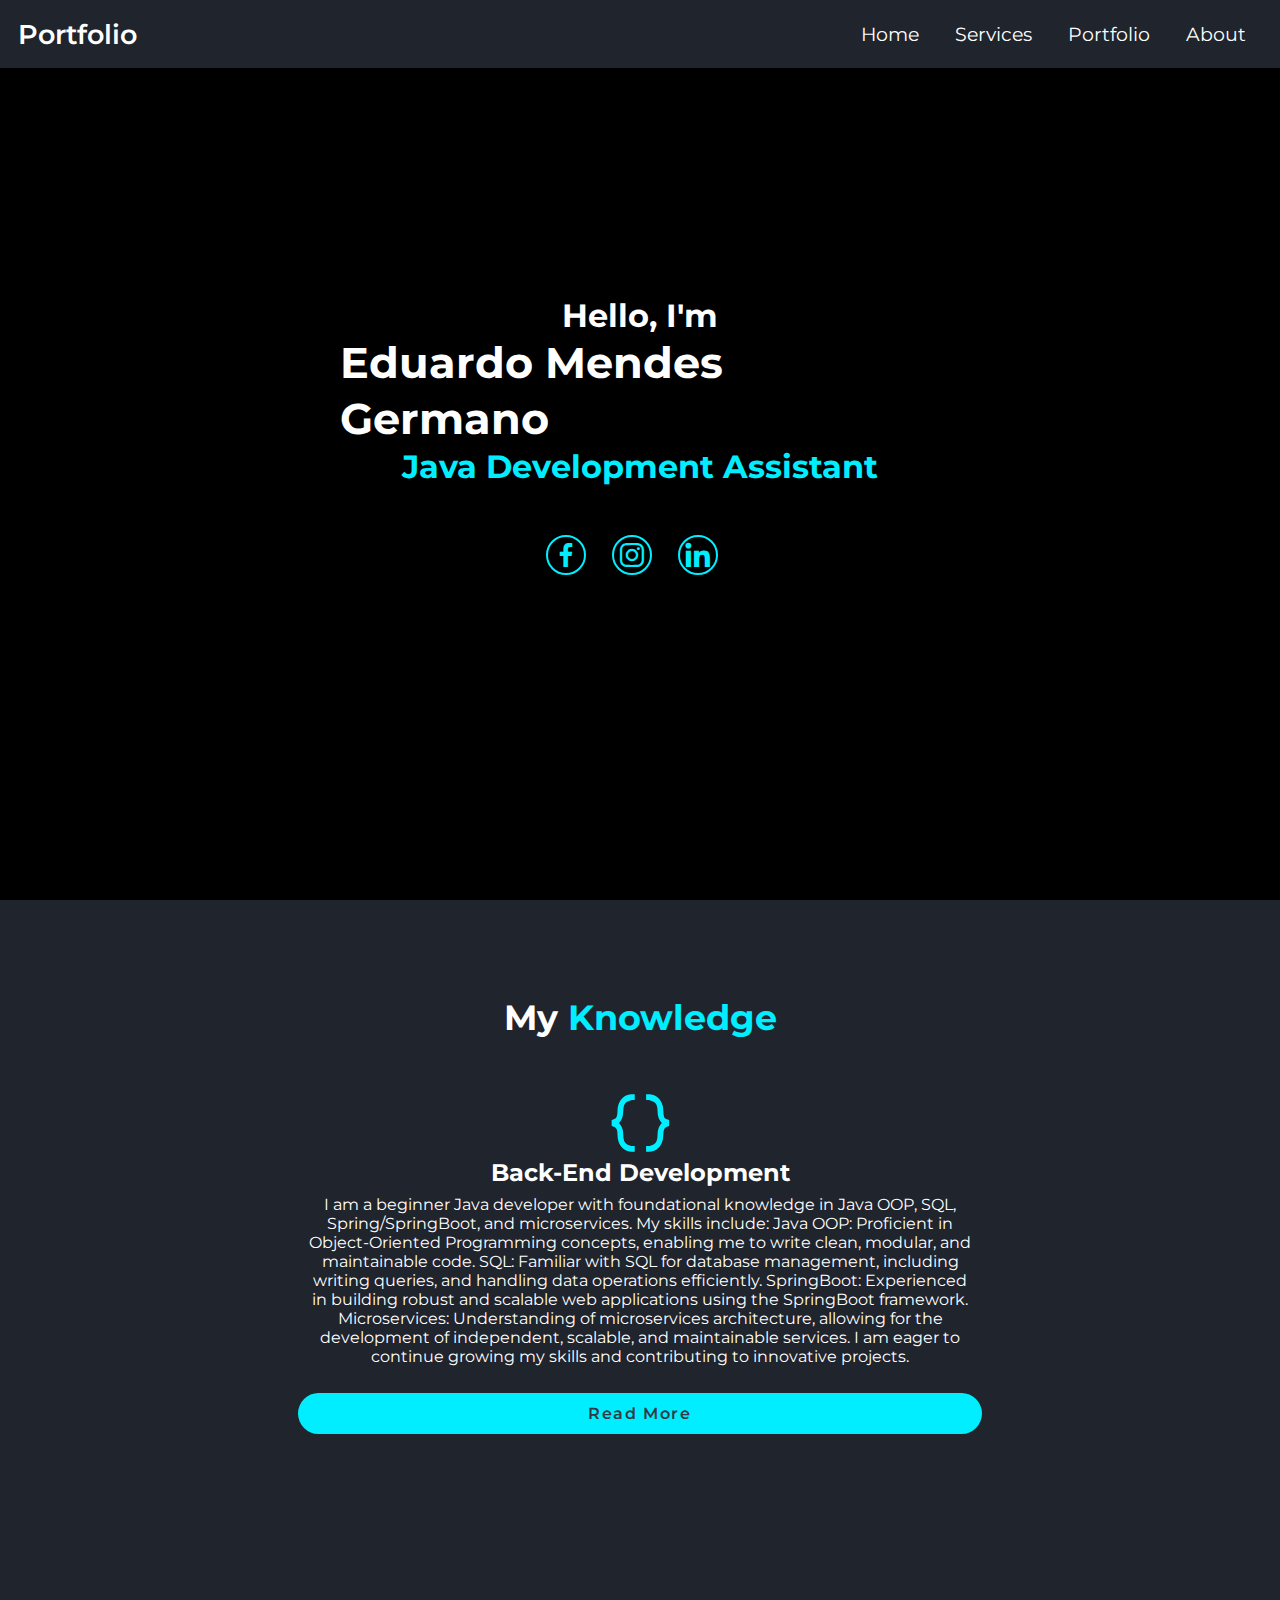
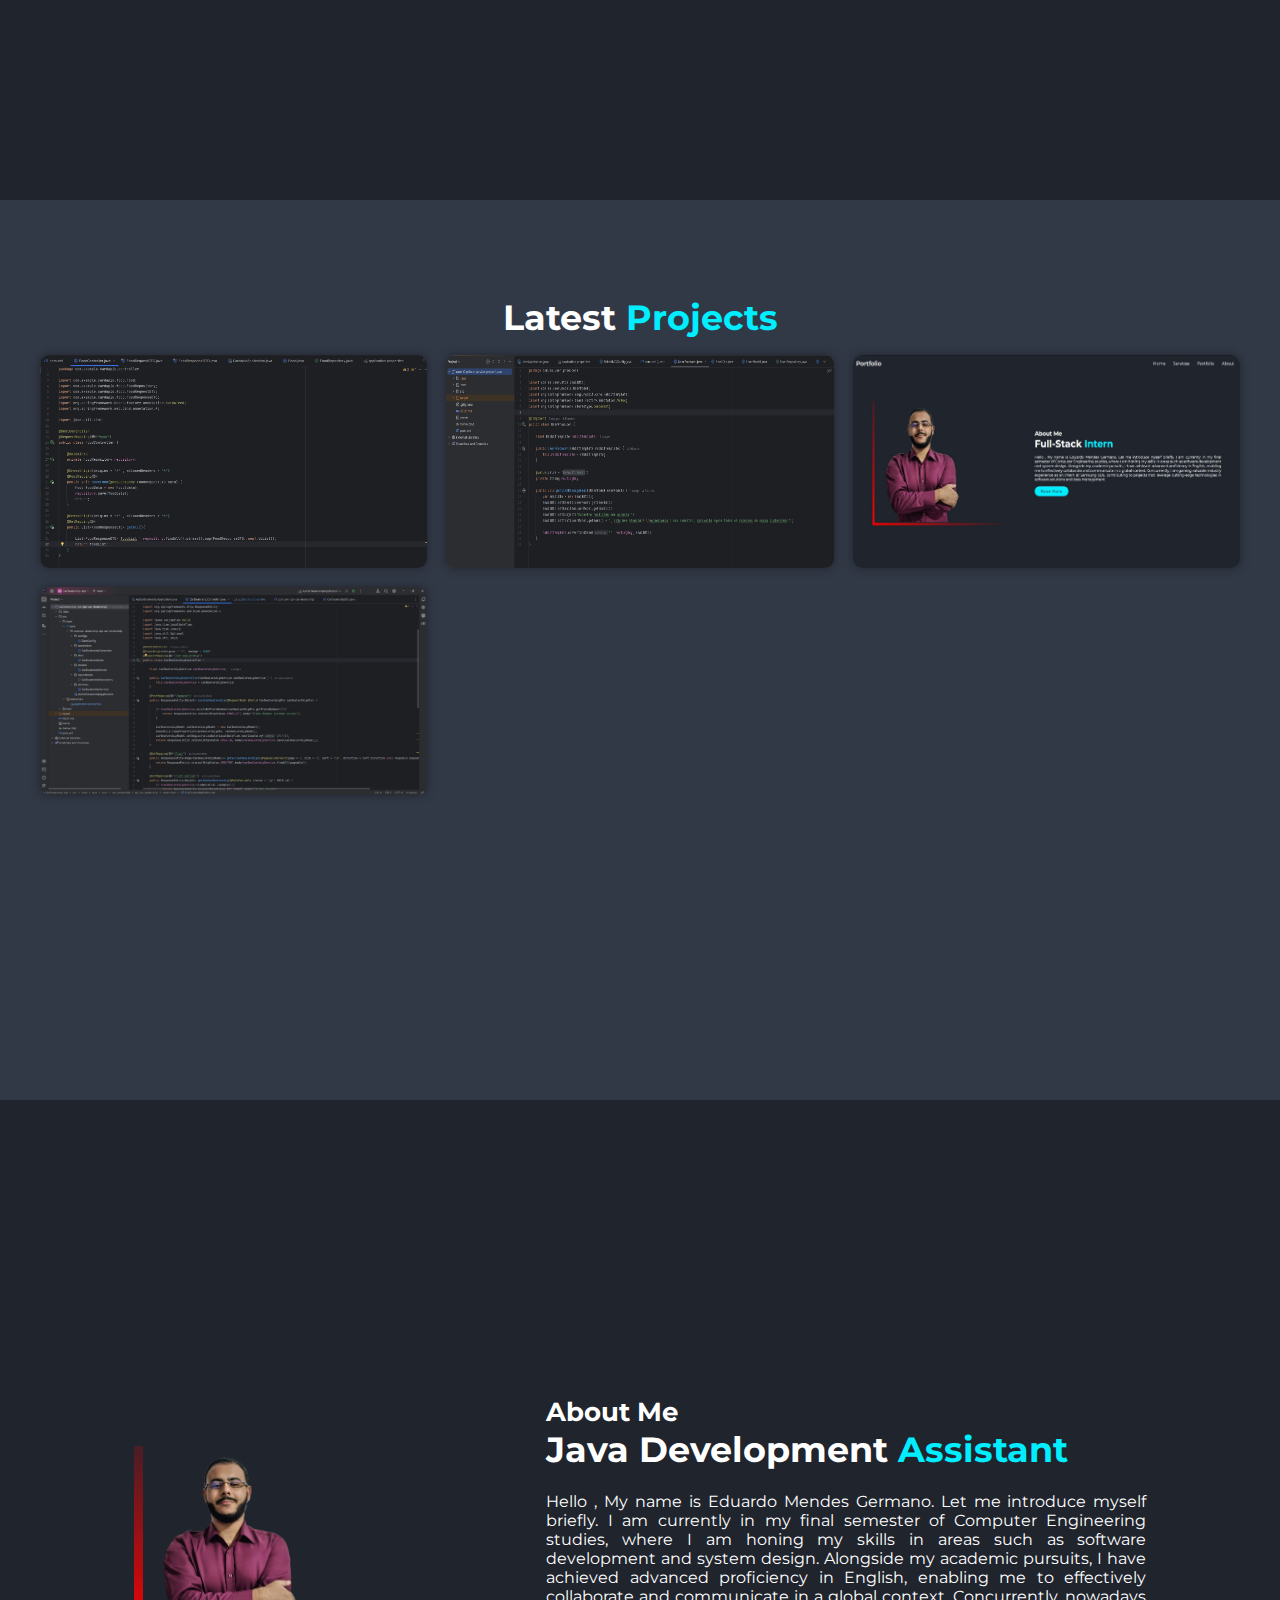
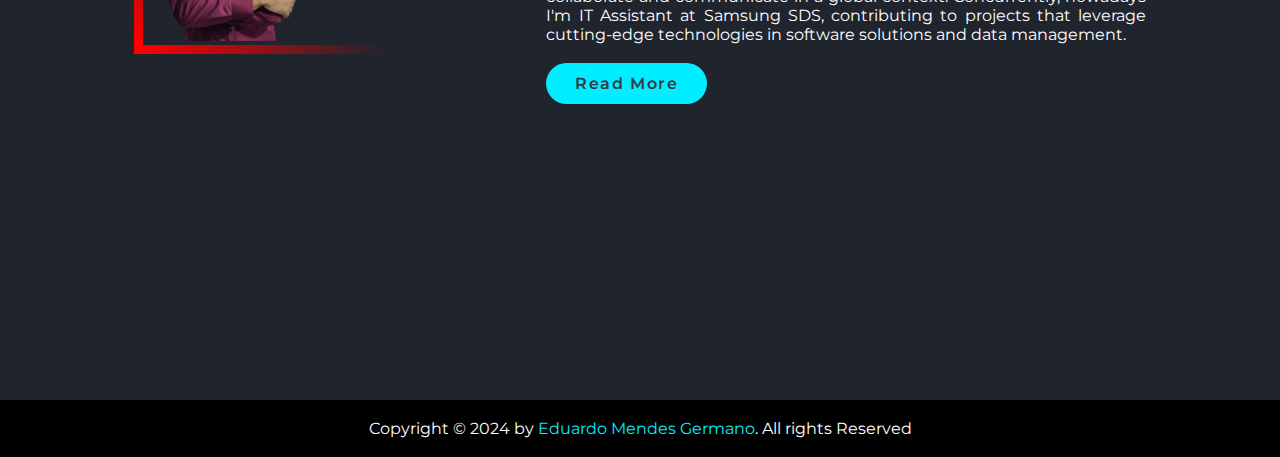
<file: index.html>
<!DOCTYPE html>
<html lang="en">
<head>
    <meta charset="UTF-8">
    <meta name="viewport" content="width=device-width, initial-scale=1.0">
    <title>Document</title>
    <link rel="shortcut icon" href="#" type="image/x-icon">
    <!-- Boc icons -->
    <link href='https://unpkg.com/boxicons@2.1.4/css/boxicons.min.css' rel='stylesheet'>
    <link href='https://unpkg.com/boxicons@2.1.4/css/boxicons.min.css' rel='stylesheet'>
    <link href='https://unpkg.com/boxicons@2.1.4/css/boxicons.min.css' rel='stylesheet'>
    <!-- Custom CSS -->
     <link rel="stylesheet" href="css/style.css">
     <script src="js/script.js"></script>
</head>
<body>
    <header>
        <a href="#" class="logo">Portfolio</a>

        <div class="nav">
            <a href="#home">Home</a>
            <a href="#services">Services</a> 
            <a href="#portfolio">Portfolio</a>
            <a href="#about">About</a>
        </div>

        <div class="nav-responsive">
            <a href="#home">Home</a>
            <a href="#services">Services</a> 
            <a href="#portfolio">Portfolio</a>
            <a href="#about">About</a>
        </div>


        <div class="menu-hamburguer">
            <div class="bar1"></div>
            <div class="bar2"></div>
            <div class="bar3"></div>
        </div>

    </header>

    <!-- home section -->
     <section class="home" id="home">
        <div class="home-content">
            <h3>Hello, I'm</h3>
            <h1>Eduardo Mendes Germano</h1>
            <h3><span>Java Development Assistant</span></h3>
            
            <div class="social-media">
                <a href="https://www.facebook.com/profile.php?id=100010614127801" class="social-link" target="_blank"><i class='bx bxl-facebook'></i></a>
                <a href="https://www.instagram.com/dudu_mendesg/?next=%2F" class="social-link" target="_blank"><i class='bx bxl-instagram'></i></a>
                <a href="https://www.linkedin.com/in/eduardo-mendes-a2b1b9219/" class="social-link" target="_blank"><i class='bx bxl-linkedin'></i></a>
            </div>
            </div>
        </div>

        <!-- <div class="home-img">
            <img src="img/Imagem do WhatsApp de 2024-07-03 à(s) 17.28.41_0631490b.png" alt="Profile picture">
        </div>   -->
     </section>
    <!-- /home section -->

    <!-- Service -->
     <section class="services" id="services">
        <h2>My <span>Knowledge</span></h2>

        <div class="services-container">

            <div class="services-box">
                <i class='bx bx-code-curly'></i>
                <h3>Back-End Development</h3>
                <p>
                    I am a beginner Java developer with foundational knowledge in Java OOP, SQL, Spring/SpringBoot, and microservices. My skills include:
                    Java OOP: Proficient in Object-Oriented Programming concepts, enabling me to write clean, modular, and maintainable code.
                    SQL: Familiar with SQL for database management, including writing queries, and handling data operations efficiently.
                    SpringBoot: Experienced in building robust and scalable web applications using the SpringBoot framework.
                    Microservices: Understanding of microservices architecture, allowing for the development of independent, scalable, and maintainable services.
                    I am eager to continue growing my skills and contributing to innovative projects.
                </p>

                <a href="certificados.html#skills" class="btn">Read More</a>
            </div>

        </div>
     </section>
    <!-- /Service -->

    <!-- portfólio section -->
    <section class="portfolio" id="portfolio">
        <h2>Latest <span>Projects</span></h2>

        <div class="portfolio-container">
            <div class="portfolio-box">
                <img src="img/project1.jpg" alt="Portfolio 1">

                <div class="portfolio-layer">
                    <h4>Back-End Development</h4>

                    <p>
                        API to query (GET) and insert (POST) menus from a "restaurant"
                    </p>

                    <a href="https://github.com/EduardoMnds/api-restaurante" target="_blank"><i class='bx bx-link-external'></i></a>
                </div>
            </div>

            <div class="portfolio-box">
                <img src="img/project2.jpg" alt="Portfolio 2">

                <div class="portfolio-layer">
                    <h4>Microservice Project</h4>

                    <p>
                        Microservice to send e-mail
                    </p>

                    <a href="https://github.com/EduardoMnds/micro-service-project" target="_blank"><i class='bx bx-link-external'></i></a>
                </div>
            </div>

            <div class="portfolio-box">
                <img src="img/project3.jpg" alt="Portfolio 2">

                <div class="portfolio-layer">
                    <h4>Web Development</h4>

                    <p>
                        My portfolio
                    </p>
                    <a href="https://github.com/EduardoMnds/My-Portfolio" target="_blank"><i class='bx bx-link-external'></i></a>
                </div>
            </div>

            <div class="portfolio-box">
                <img src="img/project4.jpg" alt="Portfolio 2">

                <div class="portfolio-layer">
                    <h4>Back-End Development</h4>

                    <p>
                        CRUD API CAR DEALERSHIP
                    </p>
                    <a href="https://github.com/EduardoMnds/CarDealership-Api" target="_blank"><i class='bx bx-link-external'></i></a>
                </div>
            </div>
        </div>
    </section>
    <!-- /portfólio section -->


    <!-- about section -->
     <section class="about" id="about">
        <div class="about-img">
            <img src="img/Imagem do WhatsApp de 2024-07-03 à(s) 17.28.41_a36ac122.png" alt="About me">
        </div>

        <div class="about-content">
            <h3>About Me</h3>
            <h1>Java Development <span> Assistant</span></h1>
 
            <p>
                Hello , My name is Eduardo Mendes Germano. Let me introduce myself briefly. I am currently in my final semester of Computer Engineering studies, where I am honing my skills in areas such as software development and system design. Alongside my academic pursuits, I have achieved advanced proficiency in English, enabling me to effectively collaborate and communicate in a global context. Concurrently, nowadays I'm IT Assistant at Samsung SDS, contributing to projects that leverage cutting-edge technologies in software solutions and data management.
            </p>

            <a href="certificados.html" class="btn">Read More</a>
        </div>
     </section>
    <!-- /about section -->

    <footer style="background-color: black;">
        <p>Copyright &copy; 2024 by <span>Eduardo Mendes Germano</span>. All rights Reserved</p>
    </footer>
</body>
</html>
</file>
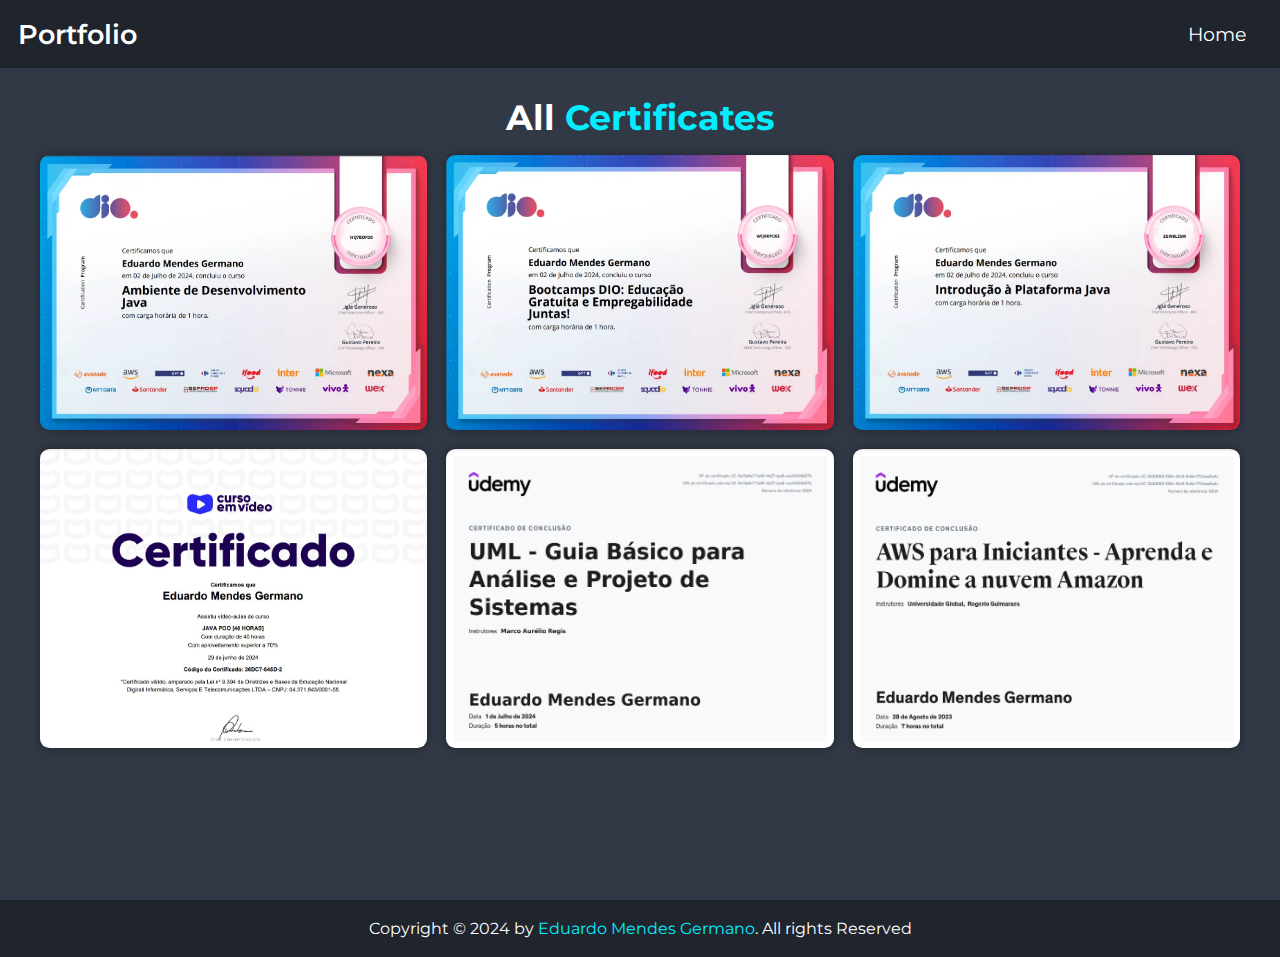
<file: allcertificados.html>
<!DOCTYPE html>
<html lang="en">
<head>
    <meta charset="UTF-8">
    <meta name="viewport" content="width=device-width, initial-scale=1.0">
    <title>Document</title>
    <link rel="shortcut icon" href="#" type="image/x-icon">
    <!-- Boc icons -->
    <link href='https://unpkg.com/boxicons@2.1.4/css/boxicons.min.css' rel='stylesheet'>
    <link href='https://unpkg.com/boxicons@2.1.4/css/boxicons.min.css' rel='stylesheet'>
    <link href='https://unpkg.com/boxicons@2.1.4/css/boxicons.min.css' rel='stylesheet'>
    <!-- Custom CSS -->
     <link rel="stylesheet" href="css/style.css">
     <script src="js/script.js"></script>
</head>
<body>
    <header>
        <a href="certificados.html" class="logo">Portfolio</a>

        <div class="nav">
            <a href="index.html">Home</a>
            <!-- <a href="services">Services</a> 
            <a href="#portfolio">Portfolio</a>
            <a href="#contact">Contact</a>
            <a href="#about">About</a> -->
        </div>

        <div class="nav-responsive">
            <a href="index.html">Home</a>
        </div>


        <div class="menu-hamburguer">
            <div class="bar1"></div>
            <div class="bar2"></div>
            <div class="bar3"></div>
        </div>
    </header>
    <!-- portfólio section -->
    <section class="portfolio" id="portfolio">
        <h2>All <span>Certificates</span></h2>

        <div class="portfolio-container">
            <div class="portfolio-box">
                <img src="img/bootcamp1.jpg" alt="Portfolio 2">

                <div class="portfolio-layer">
                    <h4>BootCamp DIO</h4>
                    <a href="files/cert2.pdf" target="_blank"><i class='bx bx-link-external'></i></a>
                </div>
            </div>

            <div class="portfolio-box">
                <img src="img/bootcamp2.jpg" alt="Portfolio 3">

                <div class="portfolio-layer">
                    <h4>BootCamp DIO</h4>
                    <a href="files/cert5.pdf" target="_blank"><i class='bx bx-link-external'></i></a>
                </div>
            </div>

            <div class="portfolio-box">
                <img src="img/bootcamp3.jpg" alt="Portfolio 4">

                <div class="portfolio-layer">
                    <h4>BootCamp DIO</h4>
                    <a href="files/cert6.pdf" target="_blank"><i class='bx bx-link-external'></i></a>
                </div>
            </div>

            <div class="portfolio-box">
                <img src="img/cursoemvideo.jpg" alt="Portfolio 4">

                <div class="portfolio-layer">
                    <h4>POO Curso em Video</h4>
                    <a href="files/cert1.pdf" target="_blank"><i class='bx bx-link-external'></i></a>
                </div>
            </div>

            <div class="portfolio-box">
                <img src="img/udemy1.jpg" alt="Portfolio 4">

                <div class="portfolio-layer">
                    <h4>UML Udemy</h4>
                    <a href="files/cert3.pdf" target="_blank"><i class='bx bx-link-external'></i></a>
                </div>
            </div>

            <div class="portfolio-box">
                <img src="img/udemy2.jpg" alt="Portfolio 4">

                <div class="portfolio-layer">
                    <h4>AWS Udemy</h4>
                    <a href="files/cert4.pdf" target="_blank"><i class='bx bx-link-external'></i></a>
                </div>
            </div>
        </div>
    </section>
    <footer>
        <p>Copyright &copy; 2024 by <span>Eduardo Mendes Germano</span>. All rights Reserved</p>
    </footer>
</body>
</html>
</file>
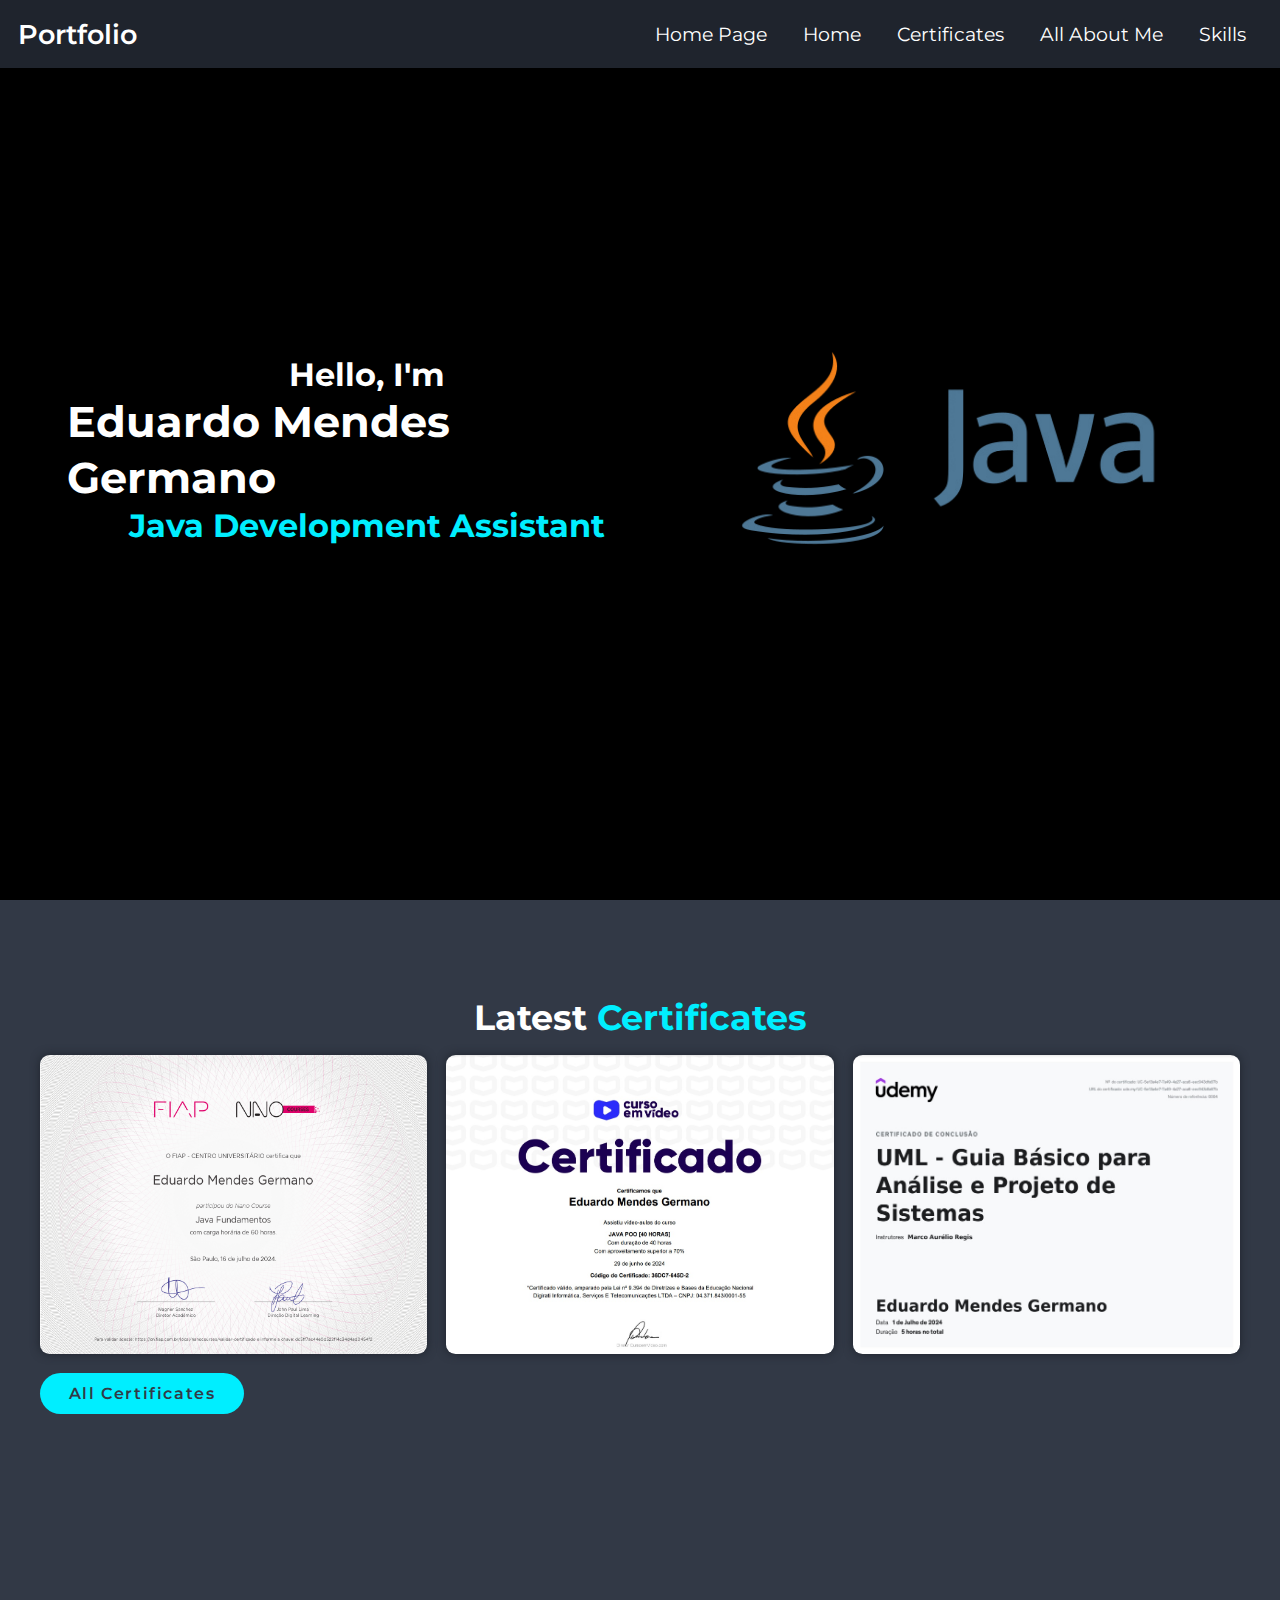
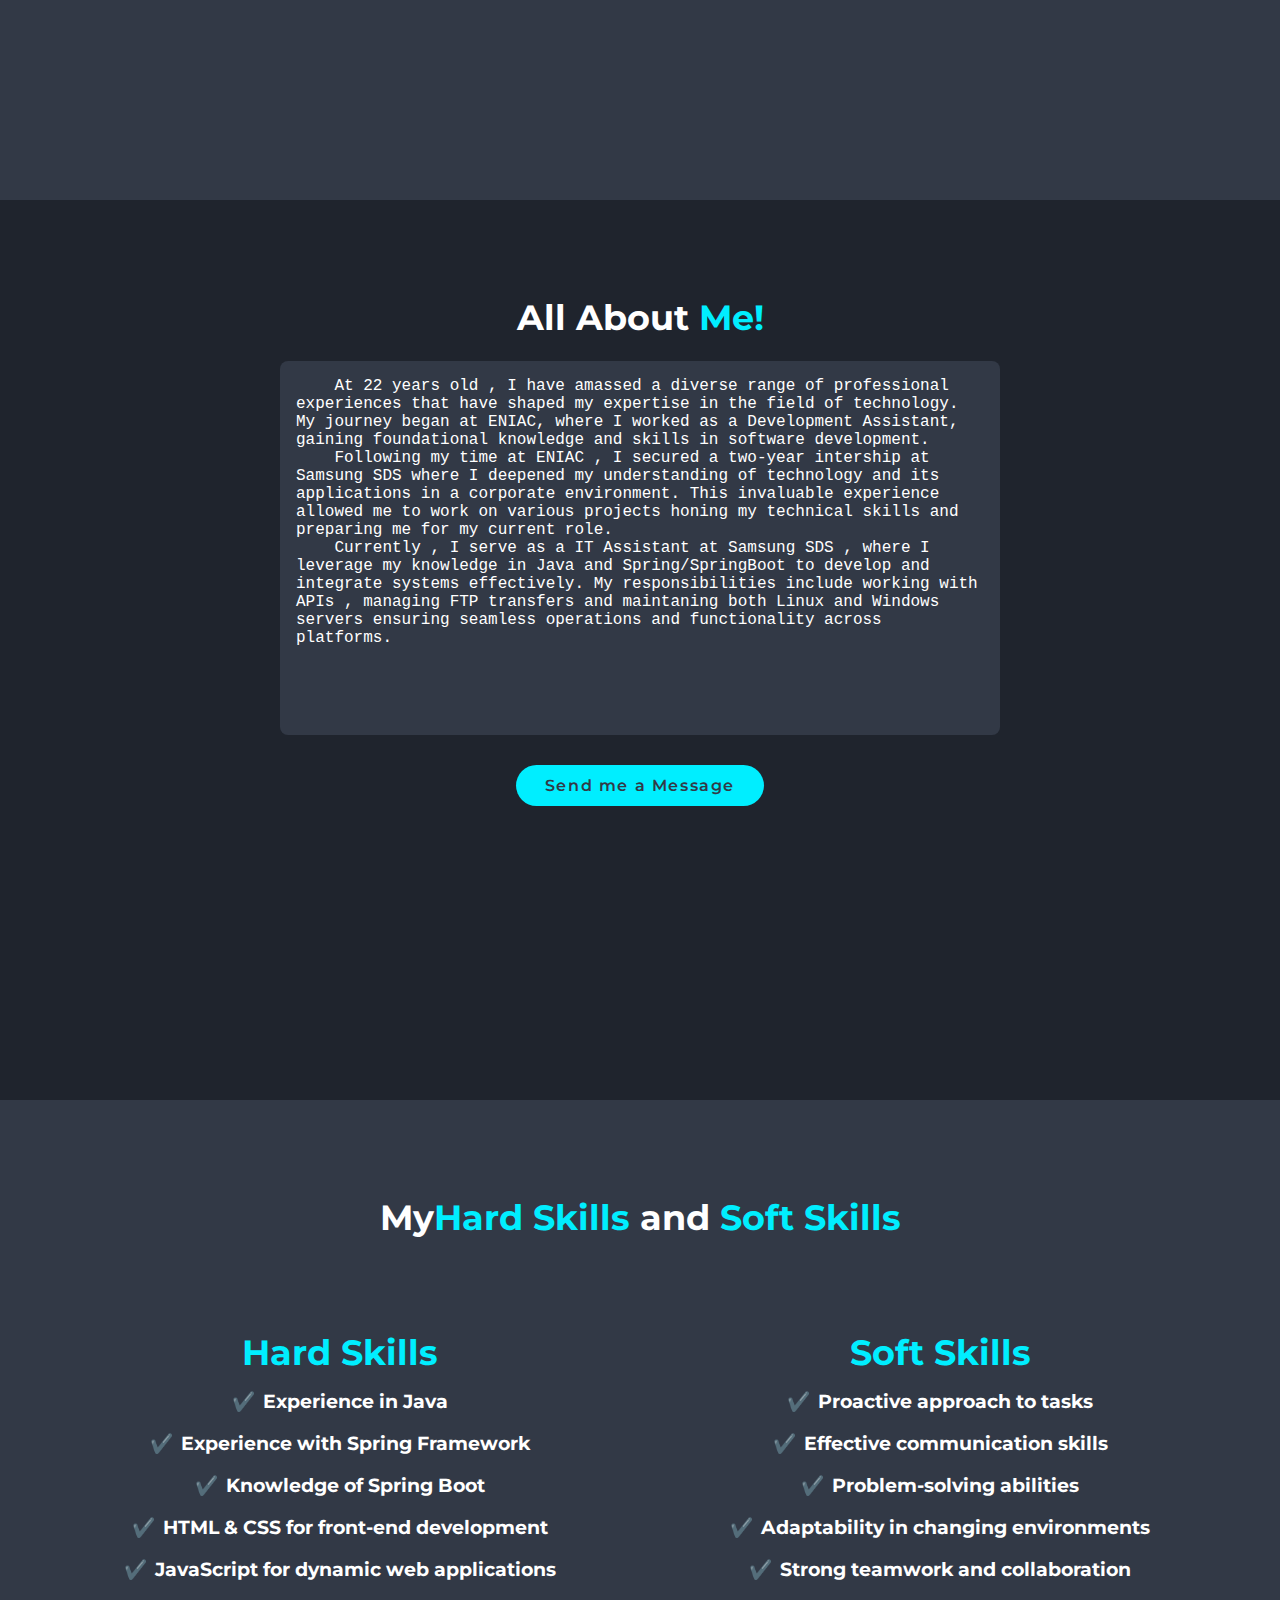
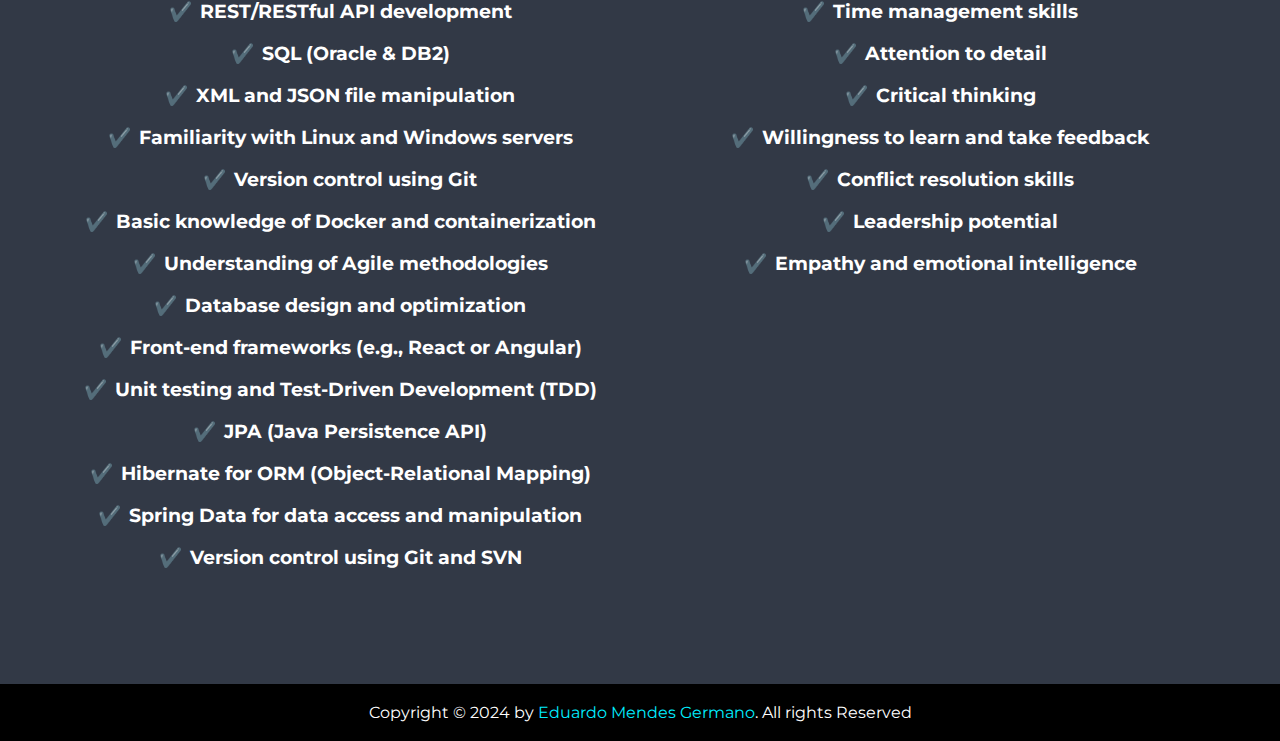
<file: certificados.html>
<!DOCTYPE html>
<html lang="en">
<head>
    <meta charset="UTF-8">
    <meta name="viewport" content="width=device-width, initial-scale=1.0">
    <title>Document</title>
    <!-- Custom CSS -->
     <link rel="stylesheet" href="css/certificados.css">
     <link href='https://unpkg.com/boxicons@2.1.4/css/boxicons.min.css' rel='stylesheet'>
     <script src="js/script.js"></script>
</head>
<body>
    <header>
        <a href="#" class="logo">Portfolio</a>

        <div class="nav">
            <a href="index.html">Home Page</a>
            <a href="#home">Home</a>
            <a href="#portfolio">Certificates</a>
            <a href="#contact">All About Me</a>
            <a href="#skills">Skills</a>
        </div>

        <div class="nav-responsive">
            <a href="index.html">Home Page</a>
            <a href="#home">Home</a>
            <a href="#portfolio">Certificates</a> 
            <a href="#contact">About Me</a>
            <a href="#skills">Skills</a>
        </div>


        <div class="menu-hamburguer">
            <div class="bar1"></div>
            <div class="bar2"></div>
            <div class="bar3"></div>
        </div>
    </header>

    <!-- home section -->
     <section class="home" id="home" style="background-color: black;">
        <div class="home-content">
            <h3>Hello, I'm</h3>
            <h1>Eduardo Mendes Germano</h1>
            <h3><span>Java Development Assistant</span></h3>
        </div>
        
        <div>
            <img src="img/java_logo_icon_168609 (1).png" class="float-image">
        </div>

        <!-- <div class="home-img">
            <img src="img/Imagem do WhatsApp de 2024-07-03 à(s) 17.28.41_0631490b.png" alt="Profile picture">
        </div>   -->
     </section>
    <!-- /home section -->

    <!-- portfólio section -->
    <section class="portfolio" id="portfolio">
        <h2>Latest <span>Certificates</span></h2>

        <div class="portfolio-container">

            <div class="portfolio-box">
                <img src="img/fiap.png" alt="Portfolio 1">

                <div class="portfolio-layer">
                    <h4>JAVA Fundamentos</h4>
                    <a href="img/fiap.png" id="cert1" target="_blank"><i class='bx bx-link-external'></i></a>
                </div>
            </div>
            
            <div class="portfolio-box">
                <img src="img/cursoemvideo.jpg" alt="Portfolio 1">

                <div class="portfolio-layer">
                    <h4>JAVA POO</h4>
                    <a href="files/cert1.pdf" id="cert1" target="_blank"><i class='bx bx-link-external'></i></a>
                </div>
            </div>

            <div class="portfolio-box">
                <img src="img/udemy1.jpg" alt="Portfolio 1">

                <div class="portfolio-layer">
                    <h4>UML</h4>
                    <a href="files/cert3.pdf" id="cert1" target="_blank"><i class='bx bx-link-external'></i></a>
                </div>
            </div>
        </div>

        <!--  -->
        <a href="allcertificados.html" class="btn" id="whatsButton" target="_blank">All Certificates</a>
        <!--  -->

    </section>
    <!-- /portfólio section -->

    <!-- contact section -->
     <section class="contact" id="contact">
        <h2>All About <span>Me!</span></h2>

        <form action="send_email.php" method="post">
            <textarea name="message" cols="50" rows="19" placeholder="Message" required readonly>
    At 22 years old , I have amassed a diverse range of professional experiences that have shaped my expertise in the field of technology. My journey began at ENIAC, where I worked as a Development Assistant, gaining foundational knowledge and skills in software development.
    Following my time at ENIAC , I secured a two-year intership at Samsung SDS where I deepened my understanding of technology and its applications in a corporate environment. This invaluable experience allowed me to work on various projects honing my technical skills and preparing me for my current role.
    Currently , I serve as a IT Assistant at Samsung SDS , where I leverage my knowledge in Java and Spring/SpringBoot to develop and integrate systems effectively. My responsibilities include working with APIs , managing FTP transfers and maintaning both Linux and Windows servers ensuring seamless operations and functionality across platforms.
            </textarea>
        </div>
            <a href="https://wa.me/+5511950355939?text=" class="btn" id="whatsButton" target="_blank">Send me a Message</a>
        </div>
            <!-- <button type="submit" class="btn">Send Message</button> -->
        </form>
     </section>

     <!--SOFTSKILL AND HARDSKILL-->
     <section class="skills" id="skills">

        <h2>My<span> Hard Skills</span> and <span>Soft Skills</span></h2> </br></br></br></br>

        <div class="mycontainer">

            <div>
                <h2 style="color: #00eeff;">Hard Skills</h2>
                <ul>
                    <h3><span class="check-icon">✔️</span>Experience in Java</h3></br>
                    <h3><span class="check-icon">✔️</span>Experience with Spring Framework</h3></br>
                    <h3><span class="check-icon">✔️</span>Knowledge of Spring Boot</h3></br>
                    <h3><span class="check-icon">✔️</span>HTML & CSS for front-end development</h3></br>
                    <h3><span class="check-icon">✔️</span>JavaScript for dynamic web applications</h3></br>
                    <h3><span class="check-icon">✔️</span>REST/RESTful API development</h3></br>
                    <h3><span class="check-icon">✔️</span>SQL (Oracle & DB2)</h3></br>
                    <h3><span class="check-icon">✔️</span>XML and JSON file manipulation</h3></br>
                    <h3><span class="check-icon">✔️</span>Familiarity with Linux and Windows servers</h3></br>
                    <h3><span class="check-icon">✔️</span>Version control using Git</h3></br>
                    <h3><span class="check-icon">✔️</span>Basic knowledge of Docker and containerization</h3></br>
                    <h3><span class="check-icon">✔️</span>Understanding of Agile methodologies</h3></br>
                    <h3><span class="check-icon">✔️</span>Database design and optimization</h3></br>
                    <h3><span class="check-icon">✔️</span>Front-end frameworks (e.g., React or Angular)</h3></br>
                    <h3><span class="check-icon">✔️</span>Unit testing and Test-Driven Development (TDD)</h3></br>
                    <h3><span class="check-icon">✔️</span>JPA (Java Persistence API)</h3></br>
                    <h3><span class="check-icon">✔️</span>Hibernate for ORM (Object-Relational Mapping)</h3></br>
                    <h3><span class="check-icon">✔️</span>Spring Data for data access and manipulation</h3></br>
                    <h3><span class="check-icon">✔️</span>Version control using Git and SVN</h3></br>
                </ul>
            </div>
        
            <div>
                <h2 style="color: #00eeff;">Soft Skills</h2>
                <ul>
                    <h3><span class="check-icon">✔️</span>Proactive approach to tasks</h3></br>
                    <h3><span class="check-icon">✔️</span>Effective communication skills</h3></br>
                    <h3><span class="check-icon">✔️</span>Problem-solving abilities</h3></br>
                    <h3><span class="check-icon">✔️</span>Adaptability in changing environments</h3></br>
                    <h3><span class="check-icon">✔️</span>Strong teamwork and collaboration</h3></br>
                    <h3><span class="check-icon">✔️</span>Time management skills</h3></br>
                    <h3><span class="check-icon">✔️</span>Attention to detail</h3></br>
                    <h3><span class="check-icon">✔️</span>Critical thinking</h3></br>
                    <h3><span class="check-icon">✔️</span>Willingness to learn and take feedback</h3></br>
                    <h3><span class="check-icon">✔️</span>Conflict resolution skills</h3></br>
                    <h3><span class="check-icon">✔️</span>Leadership potential</h3></br>
                    <h3><span class="check-icon">✔️</span>Empathy and emotional intelligence</h3></br>
                </ul>
            </div>
        
        </div>

     </section>

    <footer style="background-color: black;">
        <p>Copyright &copy; 2024 by <span>Eduardo Mendes Germano</span>. All rights Reserved</p>
    </footer>
</body>
</html>
</file>
<file: css/style.css>
/* Imports the Poppins font from Google Fonts */
@import url('https://fonts.googleapis.com/css2?family=Montserrat:ital,wght@0,100..900;1,100..900&display=swap');

:root {
    --main-color: #00eeff;
    --text-color: #ffffff;
    --bg-color-01: #1f242d;
    --bg-color-02: #323946;
    --color-00: #0000001a;

    /* Extra */
    --color-01: #999999;
    --color-02: #009539;
    --color-03: #7950f2;
    --color-04: #c00000;
    --color-05: #232323;
}

* {
    margin: 0;
    padding: 0;
    box-sizing: border-box;
    text-decoration: none;
    border: none;
    outline: none;
    scroll-behavior: smooth;
}

html {
    font-family: "Montserrat", sans-serif;
    font-size: 16px;
}

body {
    background-color: var(--bg-color-01);
    color: var(--text-color);
}

header {
    position: fixed;
    top: 0;
    left: 0;
    width: 100%;
    padding: 1.1rem;
    background-color: var(--bg-color-01);
    display: flex;
    justify-content: space-between;
    align-items: center;
    z-index: 100;
}

.logo {
    font-size: 1.7rem;
    color: var(--text-color);
    font-weight: 600;
    cursor: default;
}

.nav-responsive  {
    display: none;
    position: absolute;
    top: 100%;
    left: 0;
    width: 100%;
    padding: 1rem;
    background-color: var(--bg-color-01);
}

.nav a, .nav-responsive a{
    font-size: 1.2rem;
    color: var(--text-color);
    padding: 0.5rem 1rem;
    transition: 0.4s;
}

.nav a:hover, .nav-responsive a:hover {
    color: var(--main-color);
}

section {
    min-height: 100vh;
    padding: 6rem 6rem 2rem;
}

span {
    color: var(--main-color);
}

.home, .about {
    display: flex;
    flex-direction: row;
    justify-content: space-evenly;
    align-items: center;
}

.home {
    background-color: black;
}

.about-img {
    border-left: solid 0.6rem var(--main-color);
    border-bottom: solid 0.6rem var(--main-color);
    border-image: linear-gradient(225deg,transparent 50%,red) 1;
}

.home-img img, .about-img img {
    width: 60%;
}

.about {
    background-color: var(--bg-color-01);
}

.home-content, .about-content {
    width: 100%;
}

.home-content h1, .about-content h1 {
    font-weight: 700;
    line-height: 1.3; 
    font-size: 2.7rem;
}

.home-content h3, .about-content h3 {
    font-weight: 700;
    font-size: 1.6rem;
}

.home-content p, .about-content p {
    margin-top: 1.2rem;
    text-align: justify;
}

.services h2,
.portfolio h2,
.contact h2 {
    font-size: 2.2rem;
    margin-bottom: 1rem;
    text-align: center;
}

.services-container {
    display: flex;
    flex-direction: row;
    justify-content: space-evenly;
}

.services-container .services-box{
    padding: 2rem 1rem 2.5rem;
    border-radius: 1.2rem;
    text-align: center;
    border: solid 0.15rem var(--bg-color-01);
    background-color: var(--bg-color-01);
    transition: 0.5s ease;
}

.services-box {
    display: flex;
    flex-direction: column;
    justify-content: space-between;
    min-height: 25rem;
    margin-bottom: 1rem;
}

.services-container .services-box:hover{
    border-color: var(--main-color);
    transform: scale(1.01);
}

.services-box i {
    font-size: 4.3rem;
    color: var(--main-color);
}

.services-box h3 {
    font-size: 1.5rem;
}

.services-box p {
    margin: 0.5rem;
    letter-spacing: 0.1;
    display: -webkit-box 4;
    -webkit-box-orient: vertical;
    overflow: hidden;
    text-overflow: ellipsis;
}

/* button */
.btn {
    display: inline-block;
    padding: 0.7rem 1.8rem;
    background-color: var(--main-color);
    border-radius: 2rem;
    color: var(--bg-color-02);
    font-weight: 600;
    letter-spacing: 0.1rem;
    transition: 0.3s ease;
    margin-top: 1.2rem;
    position: relative; /* Define a posição relativa para o botão */
    animation: floatButton 1s ease-in-out infinite; /* Aplica a animação de flutuação */
}

@keyframes floatButton {
    0% {
        transform: translateY(0);
    }
    50% {
        transform: translateY(-10px); /* Define a altura máxima do movimento */
    }
    100% {
        transform: translateY(0);
    }
}

.btn:hover {
    box-shadow: 0 0 0.3rem var(--main-color);
    background-color: inherit;
    color: var(--main-color);
    cursor: pointer;; /* Altera a cor de fundo ao passar o mouse */
}
/* /button */

.portfolio{
    background-color: var(--bg-color-02);
}


.portfolio-container {
    display: grid;
    /* grid-template-columns: auto auto auto; */
    gap: 1.2rem;
}

.portfolio-box {
    position: relative;
    border-radius: 0.6rem;
    box-shadow: 0 0 0.6rem var(--bg-color-01);
    overflow: hidden;
    display: flex;
}

.portfolio-box img {
    width: 100%;
    transition: 0.5s ease;
}

.portfolio-box img:hover {
    transform: scale(1.1);
}

.portfolio-box .portfolio-layer {
    position: absolute;
    bottom: 0;
    left: 0;
    width: 100%;
    height: 100%;
    background: linear-gradient(transparent,var(--main-color));
    display: flex;
    justify-content: center;
    align-items: center;
    flex-direction: column;
    text-align: center;
    padding: 0 4rem;
    transform: translateY(50rem);
    transition: 0.5s ease;
}

.portfolio-box:hover .portfolio-layer {
    transform: translateY(0);
}

.portfolio-layer h4{
    font-size: 1.8rem;
}

.portfolio-layer p {
    margin: 0.2rem 0 0.5rem;
}

.portfolio-layer a {
    display: inline-flex;
    justify-content: center;
    align-items: center;
    width: 3rem;
    height: 3rem;
    background: var(--text-color);
    border-radius: 50%;
}

.portfolio-layer a i {
    font-size: 1.2rem;
    color: var(--bg-color-02)
}

form {
    max-width: 45rem;
    margin: 0.6rem auto;
    text-align: center;
    margin-bottom: 2rem;
}

form .input-box {
    display: flex;
    justify-content: space-between;
    flex-wrap: wrap;
}

form .input-box input,
form textarea {
    width: 100%;
    padding: 1rem;
    font-size: 1rem;
    color: var(--text-color);
    background-color: var(--bg-color-02);
    border-radius: 0.5rem;
    margin: 0.4rem 0;
}

form textarea {
    resize: none;

}

footer {
    display: flex;
    flex-direction: row;
    justify-content: center;
    align-items: center;
    padding: 1.2rem;
    background-color: var(--bg-color-01);
}

.social-media img {
    width: 3.5rem;
}

.social-media a {
    display: inline-flex;
    justify-content: center;
    align-items: center;
    width: 2.5rem;
    height: 2.5rem;
    background: transparent;
    border: solid 0.15rem var(--main-color);
    border-radius: 50%;
    font-size: 2rem;
    color: var(--main-color);
    margin: 1.8rem 1rem 1.8rem 0;
    transition: 0.5s ease;
}

.social-media a:hover {
    background-color: var(--main-color);
    color: var(--bg-color-02);
    box-shadow: 0 0 0.3rem var(--main-color);
}

/* Menu Hamburguer */
.menu-hamburguer {
    /* display: none; */
    cursor: pointer;
}

.bar1, .bar2, .bar3 {
    width: 2rem;
    height: 0.3rem;
    background-color: var(--text-color);
    margin: 0.4rem 0;
    transition: 0.3s ease;
}

.change .bar1 {
    transform: translate(0, 0.65rem) rotate(-45deg);
}

.change .bar2 {
    opacity: 0;
}

.change .bar3 {
    transform: translate(0, -0.65rem) rotate(45deg);
}
/* /Menu Hamburguer */



.home-content {
    display: flex;
    flex-direction: column;
    align-items: center;
}

.social-media {
    display: flex;
    justify-content: center;
    gap: 10px;
    margin-top: 20px;
}

.social-link {
    color: inherit;
    text-decoration: none;
}

@media (min-width: 0px) {
    .menu-hamburguer {
        display: block;
    }

    .nav {
        display: none;
    }

    .nav-responsive a {
        display: block;
        font-size: 1.2rem;
        margin: 0.5rem 0;
    }

    section {
        padding: 6rem 2.5rem;
    }
    
    .home , .about {
        flex-direction: column;
        gap: 1.2rem;
    }
    
    .home-img, .about-img{
        width: 80%;
        max-width: 80%;
    }

    .home-content, .about-content{
        width: 100%;
    }

    .home-content div {
        text-align: center;
    }

    .home-content h1 , .about-content h1 {
        font-size: 2.2rem;
        font-weight: 700;
        line-height: 1.3;
    }

    .services-container {
        flex-direction: column;
        align-items: center;
    }

    .services-box {
        width: 100%;
    }
}

@media (min-width: 576px) {
    .home-img , .about-img {
        width: 65%;
        max-width: 65%;
    }

    .services-box {
        width: 70%;
    }
}

@media (min-width: 768px) {
    .menu-hamburguer {
        display: none;
    }
    .nav {
        display: block;
    }
    .nav-responsive, .nav-responsive a {
        display: none;
    }

    .home, .about {
        flex-direction: row;
        justify-content: space-evenly
    }

    .home-img, .about-img {
        max-width: 35%;
    }

    .home-content, .about-content {
        width: 50%;
    }

    /* .services-container {
        
    } */

    .services-box {
        width: 60%;
        margin-bottom: 2rem;
    }

    .portfolio-container {
        width: 100%;
        grid-template-columns: auto auto;
    }

    form .input-box input {
        width: 49%;
    }
    
}

@media (min-width: 992px) {
    .home-img, .about-img {
        max-width: 35%;
    }

    .services-container {
        flex-direction: row;
        gap: 1.2rem;
    }
}

@media (min-width: 1200px) {
    .home-img, .about-img {
        max-width: 25%;
    }

    .home-content h1 {
        font-size: 2.7rem;
    }

    .home-content h3 {
        font-size: 2rem;
    }

    .portfolio-container {
        grid-template-columns: auto auto auto;
    }
}

h2 span {
    display: inline-block;
    animation: bounce 1s infinite; /* Aplica a animação */
}

@keyframes bounce {
    0%, 20%, 50%, 80%, 100% {
        transform: translateY(0); /* Posição inicial */
    }
    40% {
        transform: translateY(-10px); /* Movimento para cima */
    }
    60% {
        transform: translateY(-5px); /* Movimento intermediário */
    }
}
</file>
<file: css/certificados.css>
/* Imports the Poppins font from Google Fonts */
@import url('https://fonts.googleapis.com/css2?family=Montserrat:ital,wght@0,100..900;1,100..900&display=swap');

:root {
    --main-color: #00eeff;
    --text-color: #ffffff;
    --bg-color-01: #1f242d;
    --bg-color-02: #323946;
    --color-00: #0000001a;

    /* Extra */
    --color-01: #999999;
    --color-02: #009539;
    --color-03: #7950f2;
    --color-04: #c00000;
    --color-05: #232323;
}

* {
    margin: 0;
    padding: 0;
    box-sizing: border-box;
    text-decoration: none;
    border: none;
    outline: none;
    scroll-behavior: smooth;
}

html {
    font-family: "Montserrat", sans-serif;
    font-size: 16px;
}

body {
    background-color: var(--bg-color-01);
    color: var(--text-color);
    width: 100%;
}

header {
    position: fixed;
    top: 0;
    left: 0;
    width: 100%;
    padding: 1.1rem;
    background-color: var(--bg-color-01);
    display: flex;
    justify-content: space-between;
    align-items: center;
    z-index: 100;
}

.logo {
    font-size: 1.7rem;
    color: var(--text-color);
    font-weight: 600;
    cursor: default;
}

.nav-responsive  {
    display: none;
    position: absolute;
    top: 100%;
    left: 0;
    width: 100%;
    padding: 1rem;
    background-color: var(--bg-color-01);
}

.nav a, .nav-responsive a{
    font-size: 1.2rem;
    color: var(--text-color);
    padding: 0.5rem 1rem;
    transition: 0.4s;
}

.nav a:hover, .nav-responsive a:hover {
    color: var(--main-color);
}

section {
    min-height: 100vh;
    padding: 6rem 6rem 2rem;
}

span {
    color: var(--main-color);
}


.home, .about {
    display: flex;
    flex-direction: row;
    justify-content: space-evenly;
    align-items: center;
}

.home {
    background-color: black;
}

.about-img {
    border-left: solid 0.6rem var(--main-color);
    border-bottom: solid 0.6rem var(--main-color);
    border-image: linear-gradient(225deg,transparent 50%,red) 1;
}

.home-img img, .about-img img {
    width: 60%;
}

.about {
    background-color: var(--bg-color-01);
}

.home-content, .about-content {
    width: 100%;
}

.home-content h1, .about-content h1 {
    font-weight: 700;
    line-height: 1.3; 
    font-size: 2.7rem;
}

.home-content h3, .about-content h3 {
    font-weight: 700;
    font-size: 1.6rem;
}

.home-content p, .about-content p {
    margin-top: 1.2rem;
    text-align: justify;
}

.services h2,
.portfolio h2,
.skills h2,
.contact h2 {
    font-size: 2.2rem;
    margin-bottom: 1rem;
    text-align: center;
}

.services-container {
    display: flex;
    flex-direction: row;
    justify-content: space-evenly;
}

.services-container .services-box{
    padding: 2rem 1rem 2.5rem;
    border-radius: 1.2rem;
    text-align: center;
    border: solid 0.15rem var(--bg-color-01);
    background-color: var(--bg-color-01);
    transition: 0.5s ease;
}

.services-box {
    display: flex;
    flex-direction: column;
    justify-content: space-between;
    min-height: 25rem;
    margin-bottom: 1rem;
}

.services-container .services-box:hover{
    border-color: var(--main-color);
    transform: scale(1.01);
}

.services-box i {
    font-size: 4.3rem;
    color: var(--main-color);
}

.services-box h3 {
    font-size: 1.5rem;
}

.services-box p {
    margin: 0.5rem;
    letter-spacing: 0.1;
    display: -webkit-box 4;
    -webkit-box-orient: vertical;
    overflow: hidden;
    text-overflow: ellipsis;
}

/* button */
.btn {
    display: inline-block;
    padding: 0.7rem 1.8rem;
    background-color: var(--main-color);
    border-radius: 2rem;
    color: var(--bg-color-02);
    font-weight: 600;
    letter-spacing: 0.1rem;
    transition: 0.3s ease;
    margin-top: 1.2rem;
    position: relative; /* Define a posição relativa para o botão */
    animation: floatButton 1s ease-in-out infinite; /* Aplica a animação de flutuação */
}

@keyframes floatButton {
    0% {
        transform: translateY(0);
    }
    50% {
        transform: translateY(-10px); /* Define a altura máxima do movimento */
    }
    100% {
        transform: translateY(0);
    }
}

.btn:hover {
    box-shadow: 0 0 0.3rem var(--main-color);
    background-color: inherit;
    color: var(--main-color);
    cursor: pointer;; /* Altera a cor de fundo ao passar o mouse */
}
/* /button */

.portfolio {
    background-color: var(--bg-color-02);
}

.skills {
    background-color: var(--bg-color-02);
}

.portfolio-container {
    display: grid;
    /* grid-template-columns: auto auto auto; */
    gap: 1.2rem;
}

.portfolio-box {
    position: relative;
    border-radius: 0.6rem;
    box-shadow: 0 0 0.6rem var(--bg-color-01);
    overflow: hidden;
    display: flex;
}

.portfolio-box img {
    width: 100%;
    transition: 0.5s ease;
}

.portfolio-box img:hover {
    transform: scale(1.1);
}

.portfolio-box .portfolio-layer {
    position: absolute;
    bottom: 0;
    left: 0;
    width: 100%;
    height: 100%;
    background: linear-gradient(transparent,var(--main-color));
    display: flex;
    justify-content: center;
    align-items: center;
    flex-direction: column;
    text-align: center;
    padding: 0 4rem;
    transform: translateY(50rem);
    transition: 0.5s ease;
}

.portfolio-box:hover .portfolio-layer {
    transform: translateY(0);
}

.portfolio-layer h4{
    font-size: 1.8rem;
}

.portfolio-layer p {
    margin: 0.2rem 0 0.5rem;
}

.portfolio-layer a {
    display: inline-flex;
    justify-content: center;
    align-items: center;
    width: 3rem;
    height: 3rem;
    background: var(--text-color);
    border-radius: 50%;
}

.portfolio-layer a i {
    font-size: 1.2rem;
    color: var(--bg-color-02)
}

form {
    max-width: 45rem;
    margin: 0.6rem auto;
    text-align: center;
    margin-bottom: 2rem;
}

form .input-box {
    display: flex;
    justify-content: space-between;
    flex-wrap: wrap;
}

form .input-box input,
form textarea {
    width: 100%;
    padding: 1rem;
    font-size: 1rem;
    color: var(--text-color);
    background-color: var(--bg-color-02);
    border-radius: 0.5rem;
    margin: 0.4rem 0;
}

form textarea {
    resize: none;

}

footer {
    display: flex;
    flex-direction: row;
    justify-content: center;
    align-items: center;
    padding: 1.2rem;
    background-color: var(--bg-color-01);
}

.social-media img {
    width: 3.5rem;
}

.social-medias img {
    width: 3.5rem;
}

.social-media a {
    display: inline-flex;
    justify-content: center;
    align-items: center;
    width: 2.5rem;
    height: 2.5rem;
    background: transparent;
    border: solid 0.15rem var(--main-color);
    border-radius: 50%;
    font-size: 2rem;
    color: var(--main-color);
    margin: 1.8rem 1rem 1.8rem 0;
    transition: 0.5s ease;
}

.social-medias a {
    display: inline-flex;
    justify-content: center;
    align-items: center;
    width: 2.5rem;
    height: 2.5rem;
    background: transparent;
    border: solid 0.15rem var(--main-color);
    border-radius: 50%;
    font-size: 2rem;
    margin: 1.8rem 1rem 1.8rem 0;
    transition: 0.5s ease;
}

.social-media a:hover {
    background-color: var(--main-color);
    color: var(--bg-color-02);
    box-shadow: 0 0 0.3rem var(--main-color);
}

/* Menu Hamburguer */
.menu-hamburguer {
    /* display: none; */
    cursor: pointer;
}

.bar1, .bar2, .bar3 {
    width: 2rem;
    height: 0.3rem;
    background-color: var(--text-color);
    margin: 0.4rem 0;
    transition: 0.3s ease;
}

.change .bar1 {
    transform: translate(0, 0.65rem) rotate(-45deg);
}

.change .bar2 {
    opacity: 0;
}

.change .bar3 {
    transform: translate(0, -0.65rem) rotate(45deg);
}
/* /Menu Hamburguer */



.home-content {
    display: flex;
    flex-direction: column;
    align-items: center;
}

.social-media {
    display: flex;
    justify-content: center;
    gap: 10px;
    margin-top: 20px;
}

.social-link {
    color: inherit;
    text-decoration: none;
}

@media (min-width: 0px) {
    .menu-hamburguer {
        display: block;
    }

    .nav {
        display: none;
    }

    .nav-responsive a {
        display: block;
        font-size: 1.2rem;
        margin: 0.5rem 0;
    }

    section {
        padding: 6rem 2.5rem;
    }
    
    .home , .about {
        flex-direction: column;
        gap: 1.2rem;
    }
    
    .home-img, .about-img{
        width: 80%;
        max-width: 80%;
    }

    .home-content, .about-content{
        width: 100%;
    }

    .home-content div {
        text-align: center;
    }

    .home-content h1 , .about-content h1 {
        font-size: 2.2rem;
        font-weight: 700;
        line-height: 1.3;
    }

    .services-container {
        flex-direction: column;
        align-items: center;
    }

    .services-box {
        width: 100%;
    }
}

@media (min-width: 576px) {
    .home-img , .about-img {
        width: 65%;
        max-width: 65%;
    }

    .services-box {
        width: 70%;
    }
}

@media (min-width: 768px) {
    .menu-hamburguer {
        display: none;
    }
    .nav {
        display: block;
    }
    .nav-responsive, .nav-responsive a {
        display: none;
    }

    .home, .about {
        flex-direction: row;
        justify-content: space-evenly
    }

    .home-img, .about-img {
        max-width: 35%;
    }

    .home-content, .about-content {
        width: 50%;
    }

    /* .services-container {
        
    } */

    .services-box {
        width: 60%;
        margin-bottom: 2rem;
    }

    .portfolio-container {
        width: 100%;
        grid-template-columns: auto auto;
    }

    form .input-box input {
        width: 49%;
    }
    
}

@media (min-width: 992px) {
    .home-img, .about-img {
        max-width: 35%;
    }

    .services-container {
        flex-direction: row;
        gap: 1.2rem;
    }
}

@media (min-width: 1200px) {
    .home-img, .about-img {
        max-width: 25%;
    }

    .home-content h1 {
        font-size: 2.7rem;
    }

    .home-content h3 {
        font-size: 2rem;
    }

    .portfolio-container {
        grid-template-columns: auto auto auto;
    }
}

.float-image {
    max-width: 100%;
    width: 500px; /* Ajuste o tamanho conforme necessário */
    height: auto;
    animation: floatImage 1s ease-in-out infinite;
}

@keyframes floatImage {
    0% {
        transform: translateY(0);
    }
    50% {
        transform: translateY(-10px);
    }
    100% {
        transform: translateY(0);
    }
}

div.mycontainer {
    text-align: center;
    width:100%;
    overflow:auto;
  }

div.mycontainer div {
    text-align: center;
    width:50%;  
    float:left;
}


ul {
    list-style: none; /* Remove os marcadores padrão */
    padding: 0; /* Remove o preenchimento */
    text-align: center; /* Centraliza o texto da lista */
}

li {
    display: flex;
    justify-content: center; /* Centraliza o conteúdo dos itens */
    align-items: center; /* Alinha verticalmente os itens */
    margin-bottom: 8px; /* Espaço entre os itens */
}

.check-icon {
    margin-right: 8px; /* Espaço entre o check e o texto */
}


h2 span {
    display: inline-block;
    animation: bounce 1s infinite; /* Aplica a animação */
}

@keyframes bounce {
    0%, 20%, 50%, 80%, 100% {
        transform: translateY(0); /* Posição inicial */
    }
    40% {
        transform: translateY(-10px); /* Movimento para cima */
    }
    60% {
        transform: translateY(-5px); /* Movimento intermediário */
    }
}
</file>
